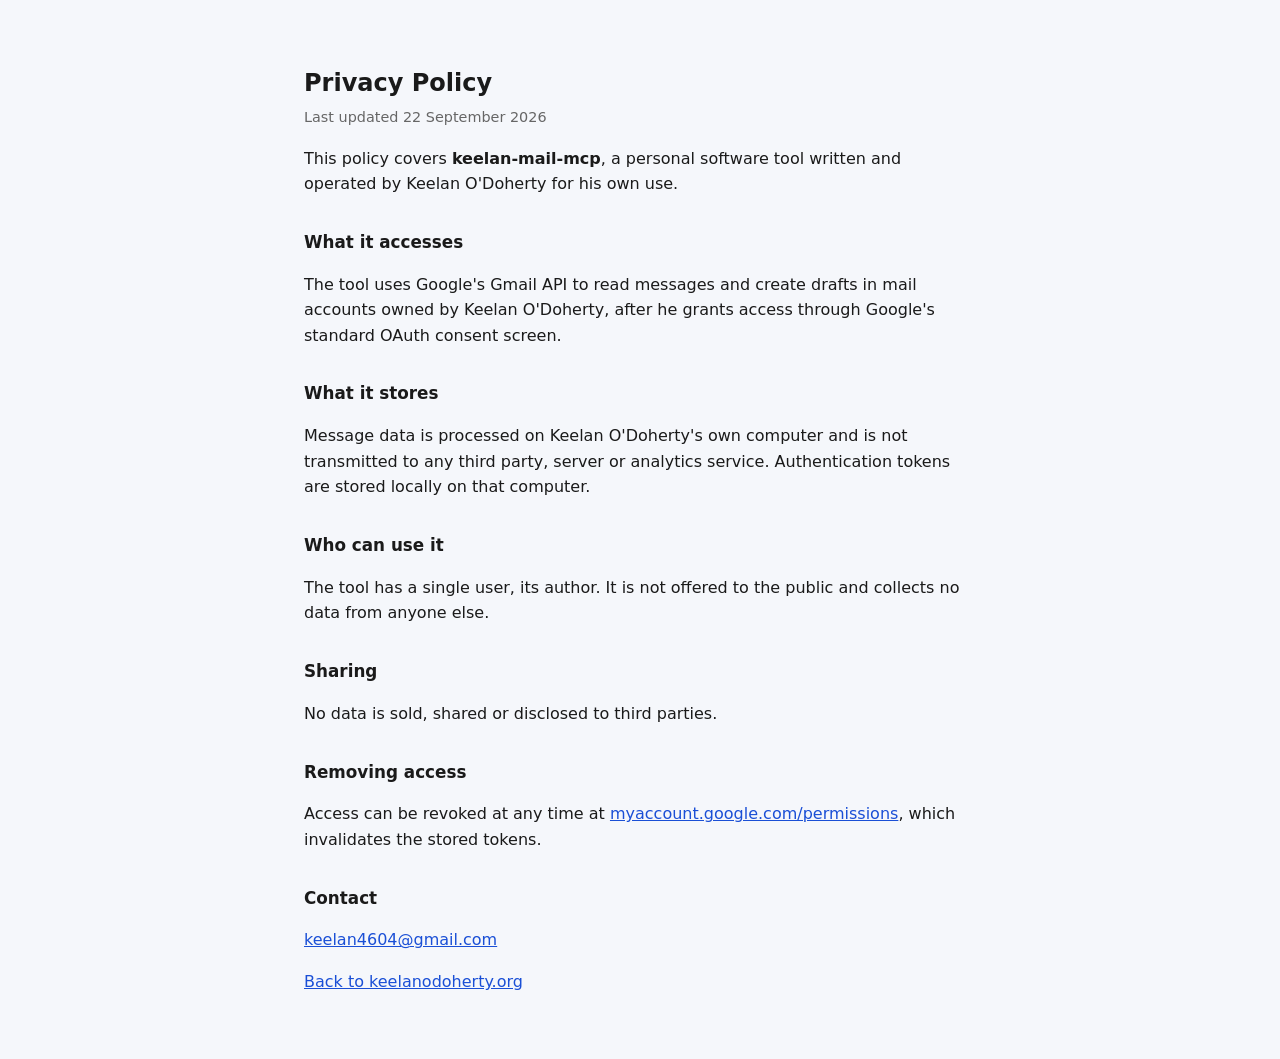
<file: privacy.html>
<!DOCTYPE html>
<html lang="en">
<head>
  <meta charset="UTF-8" />
  <meta name="viewport" content="width=device-width, initial-scale=1.0" />
  <title>Privacy Policy | Keelan O'Doherty</title>
  <meta name="robots" content="noindex, follow" />
  <link rel="canonical" href="https://keelanodoherty.org/privacy" />
  <link rel="icon" type="image/svg+xml" href="favicon.svg" />
  <style>
    body { max-width: 42rem; margin: 0 auto; padding: 3rem 1.25rem; font: 16px/1.6 system-ui, -apple-system, sans-serif; color: #1a1a1a; background: #f5f7fb; }
    h1 { font-size: 1.5rem; margin-bottom: .25rem; }
    h2 { font-size: 1.05rem; margin-top: 2rem; }
    .updated { color: #666; font-size: .9rem; margin-top: 0; }
    a { color: #1a4fd6; }
  </style>
</head>
<body>
  <h1>Privacy Policy</h1>
  <p class="updated">Last updated 22 September 2026</p>

  <p>This policy covers <strong>keelan-mail-mcp</strong>, a personal software tool written and operated by Keelan O'Doherty for his own use.</p>

  <h2>What it accesses</h2>
  <p>The tool uses Google's Gmail API to read messages and create drafts in mail accounts owned by Keelan O'Doherty, after he grants access through Google's standard OAuth consent screen.</p>

  <h2>What it stores</h2>
  <p>Message data is processed on Keelan O'Doherty's own computer and is not transmitted to any third party, server or analytics service. Authentication tokens are stored locally on that computer.</p>

  <h2>Who can use it</h2>
  <p>The tool has a single user, its author. It is not offered to the public and collects no data from anyone else.</p>

  <h2>Sharing</h2>
  <p>No data is sold, shared or disclosed to third parties.</p>

  <h2>Removing access</h2>
  <p>Access can be revoked at any time at <a href="https://myaccount.google.com/permissions">myaccount.google.com/permissions</a>, which invalidates the stored tokens.</p>

  <h2>Contact</h2>
  <p><a href="mailto:keelan4604@gmail.com">keelan4604@gmail.com</a></p>

  <p><a href="/">Back to keelanodoherty.org</a></p>
</body>
</html>
</file>
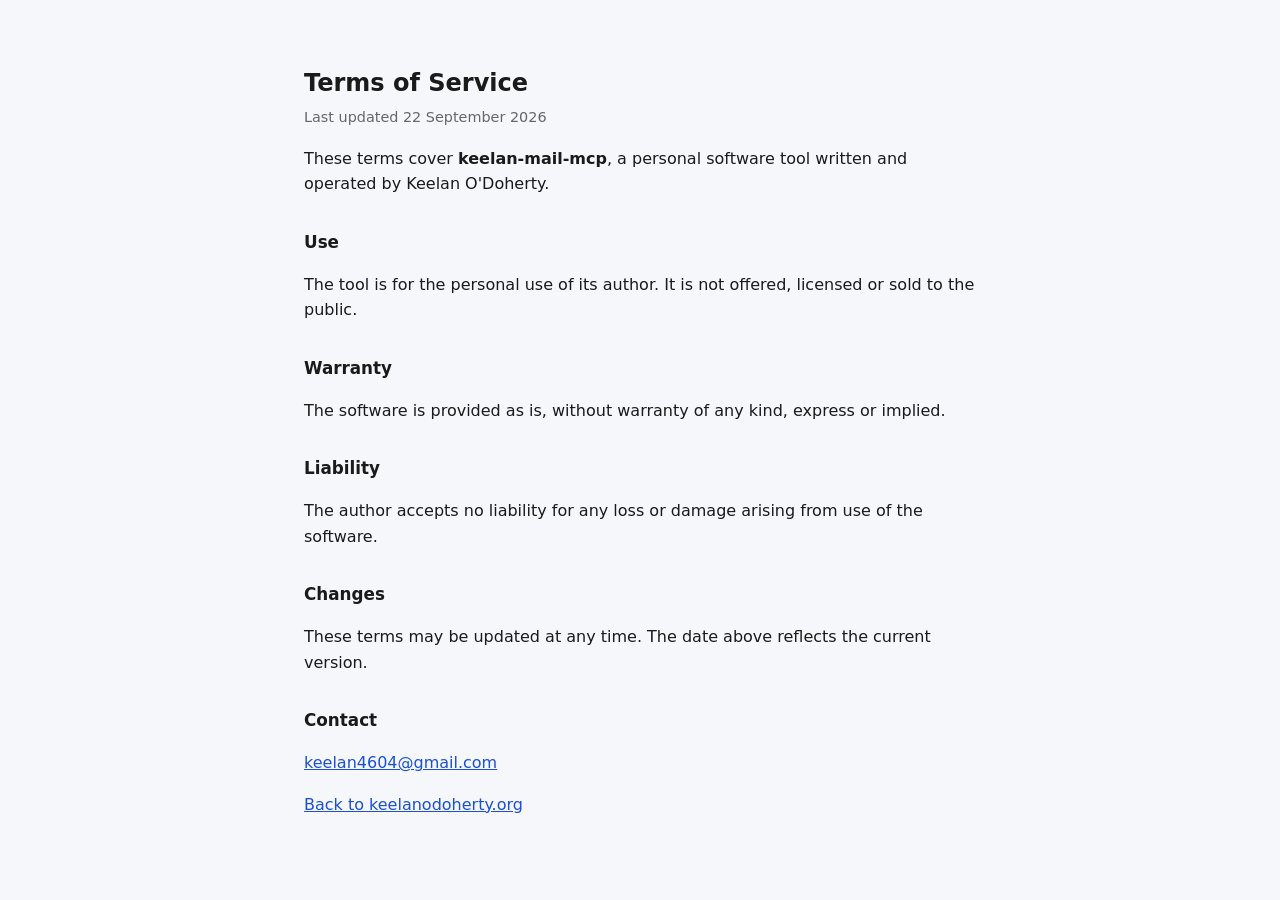
<file: terms.html>
<!DOCTYPE html>
<html lang="en">
<head>
  <meta charset="UTF-8" />
  <meta name="viewport" content="width=device-width, initial-scale=1.0" />
  <title>Terms of Service | Keelan O'Doherty</title>
  <meta name="robots" content="noindex, follow" />
  <link rel="canonical" href="https://keelanodoherty.org/terms" />
  <link rel="icon" type="image/svg+xml" href="favicon.svg" />
  <style>
    body { max-width: 42rem; margin: 0 auto; padding: 3rem 1.25rem; font: 16px/1.6 system-ui, -apple-system, sans-serif; color: #1a1a1a; background: #f5f7fb; }
    h1 { font-size: 1.5rem; margin-bottom: .25rem; }
    h2 { font-size: 1.05rem; margin-top: 2rem; }
    .updated { color: #666; font-size: .9rem; margin-top: 0; }
    a { color: #1a4fd6; }
  </style>
</head>
<body>
  <h1>Terms of Service</h1>
  <p class="updated">Last updated 22 September 2026</p>

  <p>These terms cover <strong>keelan-mail-mcp</strong>, a personal software tool written and operated by Keelan O'Doherty.</p>

  <h2>Use</h2>
  <p>The tool is for the personal use of its author. It is not offered, licensed or sold to the public.</p>

  <h2>Warranty</h2>
  <p>The software is provided as is, without warranty of any kind, express or implied.</p>

  <h2>Liability</h2>
  <p>The author accepts no liability for any loss or damage arising from use of the software.</p>

  <h2>Changes</h2>
  <p>These terms may be updated at any time. The date above reflects the current version.</p>

  <h2>Contact</h2>
  <p><a href="mailto:keelan4604@gmail.com">keelan4604@gmail.com</a></p>

  <p><a href="/">Back to keelanodoherty.org</a></p>
</body>
</html>
</file>
